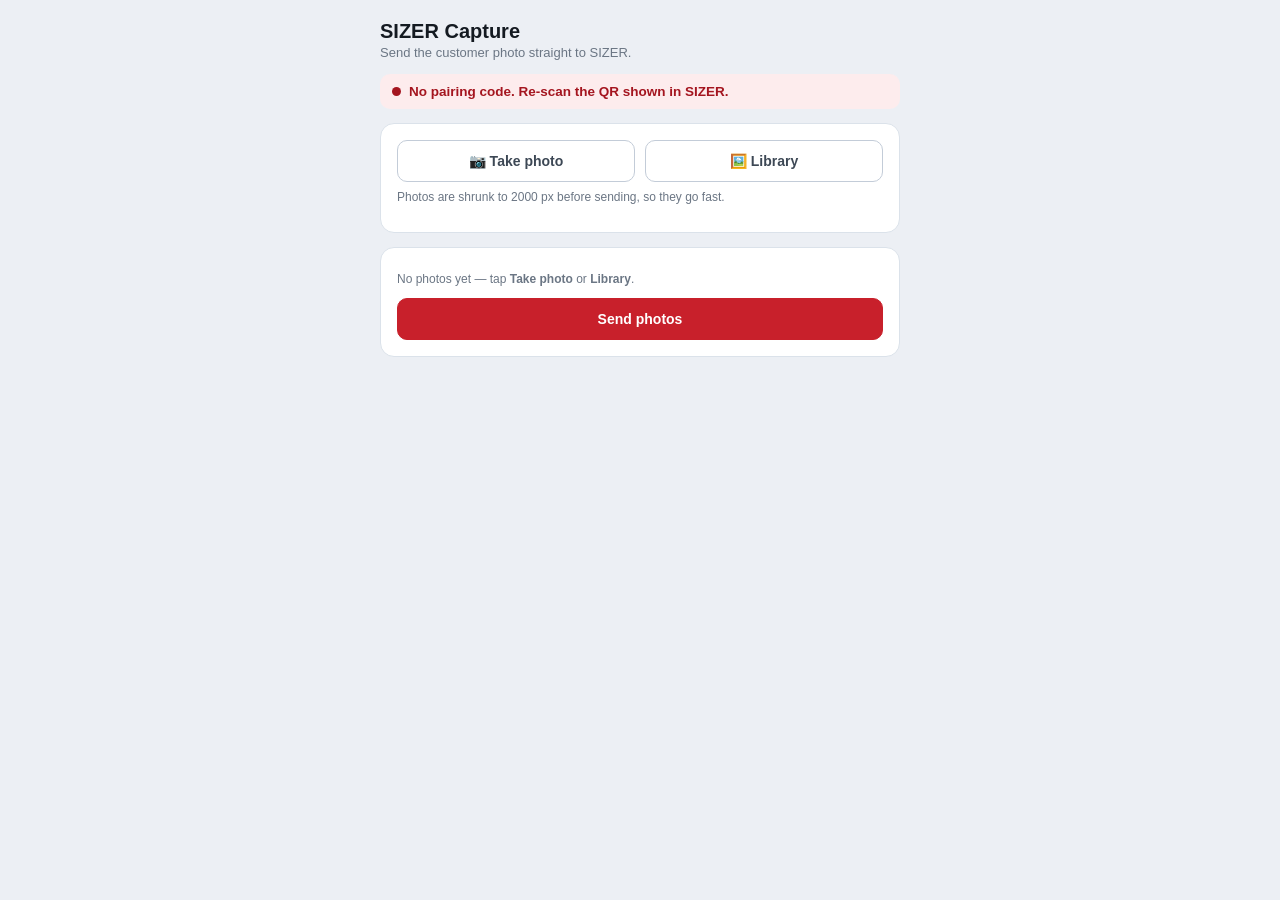
<file: phone.html>
<!doctype html>
<html lang="en">
<head>
<meta charset="utf-8">
<meta name="viewport" content="width=device-width, initial-scale=1, viewport-fit=cover">
<title>SIZER Capture</title>
<style>
  :root{
    --bg:#eceff4; --card:#ffffff; --ink:#141a21; --ink-2:#3d4855; --muted:#6b7684;
    --line:#dbe2ea; --line-strong:#c3ccd8; --accent:#c8202b; --accent-dark:#a4151f;
    --accent-tint:#fdeced; --ok:#0f7a4a; --ok-tint:#e7f6ee; --danger:#b3261e;
  }
  *{box-sizing:border-box;}
  body{
    margin:0; padding:16px; background:var(--bg); color:var(--ink);
    font-family:-apple-system,BlinkMacSystemFont,"Segoe UI",Roboto,Helvetica,Arial,sans-serif;
  }
  .wrap{max-width:520px; margin:0 auto;}
  h1{font-size:20px; margin:4px 0 2px;}
  .sub{font-size:13px; color:var(--muted); margin:0 0 14px;}
  .card{background:var(--card); border:1px solid var(--line); border-radius:14px; padding:16px; margin-bottom:14px;}
  .status{
    display:flex; align-items:center; gap:8px; font-size:13.5px; font-weight:600;
    padding:10px 12px; border-radius:10px; margin-bottom:14px;
  }
  .status.ok{background:var(--ok-tint); color:var(--ok);}
  .status.bad{background:var(--accent-tint); color:var(--accent-dark);}
  .dot{width:9px; height:9px; border-radius:50%; background:currentColor; flex:0 0 auto;}
  .row{display:flex; gap:10px; flex-wrap:wrap;}
  button{
    appearance:none; border:1px solid var(--line-strong); background:var(--card); color:var(--ink-2);
    font:inherit; font-size:14px; font-weight:600; padding:12px 14px; border-radius:10px; cursor:pointer;
    flex:1 1 130px; display:inline-flex; align-items:center; justify-content:center; gap:8px;
  }
  button.primary{background:var(--accent); border-color:var(--accent); color:#fff;}
  button.primary:active{background:var(--accent-dark);}
  button:active{transform:translateY(1px);}
  label{font-size:12.5px; font-weight:600; color:var(--ink-2); display:block; margin:12px 0 5px;}
  input[type=text]{
    width:100%; padding:11px 12px; font:inherit; font-size:15px; border:1px solid var(--line-strong);
    border-radius:10px; background:var(--card); color:var(--ink);
  }
  ul{list-style:none; margin:0; padding:0;}
  li{
    display:flex; align-items:center; gap:10px; padding:10px 0;
    border-bottom:1px solid var(--line);
  }
  li:last-child{border-bottom:none;}
  .thumb{width:52px; height:52px; border-radius:8px; object-fit:cover; background:#fff; border:1px solid var(--line); flex:0 0 auto;}
  .meta{flex:1 1 auto; min-width:0;}
  .meta input{width:100%; margin:0; padding:7px 9px; font-size:14px;}
  .x{border:none; background:none; color:var(--muted); font-size:22px; cursor:pointer; padding:4px 8px; flex:0 0 auto;}
  .hint{font-size:12px; color:var(--muted); margin-top:8px;}
  .hidden{display:none;}
</style>
</head>
<body>
<div class="wrap">
  <h1>SIZER Capture</h1>
  <p class="sub">Send the customer photo straight to SIZER.</p>

  <div class="status" id="status"><span class="dot"></span><span id="statusText">Checking…</span></div>

  <div class="card">
    <div class="row">
      <button type="button" id="cameraBtn">📷 Take photo</button>
      <button type="button" id="libraryBtn">🖼️ Library</button>
    </div>
    <p class="hint">Photos are shrunk to 2000 px before sending, so they go fast.</p>
  </div>

  <div class="card">
    <ul id="queue"></ul>
    <div id="emptyNote" class="hint">No photos yet — tap <strong>Take photo</strong> or <strong>Library</strong>.</div>
    <div class="row" style="margin-top:12px;">
      <button type="button" class="primary" id="sendBtn" disabled>Send photos</button>
    </div>
  </div>
</div>

<input type="file" id="cameraInput" accept="image/*" capture="environment" class="hidden">
<input type="file" id="libraryInput" accept="image/*" multiple class="hidden">

<script>
(function(){
  'use strict';
  var relay = '';
  var code = null;
  var queue = [];   // { id, name, dataUrl, thumb }

  var statusEl = document.getElementById('status');
  var statusText = document.getElementById('statusText');
  var queueEl = document.getElementById('queue');
  var emptyNote = document.getElementById('emptyNote');
  var sendBtn = document.getElementById('sendBtn');
  var cameraInput = document.getElementById('cameraInput');
  var libraryInput = document.getElementById('libraryInput');
  var cameraBtn = document.getElementById('cameraBtn');
  var libraryBtn = document.getElementById('libraryBtn');

  code = new URLSearchParams(location.search).get('code') || '';

  // The relay lives on the same origin's config, but the phone page is a
  // separate page; try to read it from the opener's config, else default.
  try {
    if (window.parent && window.parent.IDPL_WEB_CONFIG) relay = window.parent.IDPL_WEB_CONFIG.phoneRelayUrl;
  } catch (e) {}
  if (!relay) relay = 'https://idpl-phone-relay.jasonirishilot99.workers.dev';

  function setStatus(ok, text){
    statusEl.className = 'status ' + (ok ? 'ok' : 'bad');
    statusText.textContent = text;
  }

  function render(){
    queueEl.innerHTML = '';
    queue.forEach(function(p, idx){
      var li = document.createElement('li');
      var im = document.createElement('img'); im.className = 'thumb'; im.src = p.thumb;
      var meta = document.createElement('div'); meta.className = 'meta';
      var inp = document.createElement('input'); inp.type = 'text'; inp.placeholder = 'Name (optional)';
      inp.maxLength = 48; inp.value = p.name;
      inp.addEventListener('input', function(){ p.name = inp.value; });
      meta.appendChild(inp);
      var x = document.createElement('button'); x.className = 'x'; x.textContent = '\u00d7'; x.title = 'Remove';
      x.addEventListener('click', function(){ queue.splice(idx, 1); render(); });
      li.appendChild(im); li.appendChild(meta); li.appendChild(x);
      queueEl.appendChild(li);
    });
    emptyNote.style.display = queue.length ? 'none' : 'block';
    sendBtn.disabled = queue.length === 0;
  }

  function downscale(file, maxPx, cb){
    var reader = new FileReader();
    reader.onload = function(e){
      var img = new Image();
      img.onload = function(){
        var scale = Math.min(1, maxPx / Math.max(img.width, img.height));
        var w = Math.max(1, Math.round(img.width * scale));
        var h = Math.max(1, Math.round(img.height * scale));
        var c = document.createElement('canvas'); c.width = w; c.height = h;
        c.getContext('2d').drawImage(img, 0, 0, w, h);
        var type = (file.type === 'image/png') ? 'image/png' : 'image/jpeg';
        var dataUrl = c.toDataURL(type, 0.88);
        cb(dataUrl);
      };
      img.onerror = function(){ cb(null); };
      img.src = e.target.result;
    };
    reader.onerror = function(){ cb(null); };
    reader.readAsDataURL(file);
  }

  function addFiles(files){
    Array.prototype.forEach.call(files || [], function(file){
      if(!file || !file.type || file.type.indexOf('image/') !== 0) return;
      downscale(file, 2000, function(dataUrl){
        if(!dataUrl) return;
        queue.push({ id: Date.now() + '-' + Math.random().toString(36).slice(2, 7), name: '', dataUrl: dataUrl, thumb: dataUrl });
        render();
        setStatus(true, queue.length + ' photo' + (queue.length === 1 ? '' : 's') + ' ready to send.');
      });
    });
  }

  cameraBtn.addEventListener('click', function(){ cameraInput.value = ''; cameraInput.click(); });
  libraryBtn.addEventListener('click', function(){ libraryInput.value = ''; libraryInput.click(); });
  cameraInput.addEventListener('change', function(){ addFiles(cameraInput.files); });
  libraryInput.addEventListener('change', function(){ addFiles(libraryInput.files); });

  sendBtn.addEventListener('click', function(){
    if(!queue.length) return;
    if(!code){ setStatus(false, 'Missing pairing code. Re-scan the QR in SIZER.'); return; }
    sendBtn.disabled = true; sendBtn.textContent = 'Sending…';
    var photos = queue.map(function(p){ return { name: p.name, data: p.dataUrl }; });
    fetch(relay + '/put?code=' + encodeURIComponent(code), {
      method: 'POST',
      headers: { 'Content-Type': 'application/json' },
      body: JSON.stringify({ photos: photos })
    }).then(function(r){ return r.json(); })
      .then(function(res){
        if(res && res.ok){
          setStatus(true, 'Sent ' + res.count + ' photo' + (res.count === 1 ? '' : 's') + ' to SIZER. It appears there in a moment.');
          queue = []; render();
        } else {
          setStatus(false, (res && res.error) || 'Send failed. Re-scan the QR in SIZER and try again.');
        }
      })
      .catch(function(){ setStatus(false, 'Cannot reach SIZER. Check the internet connection and try again.'); })
      .then(function(){ sendBtn.disabled = queue.length === 0; sendBtn.textContent = 'Send photos'; });
  });

  if(!code){
    setStatus(false, 'No pairing code. Re-scan the QR shown in SIZER.');
  } else {
    setStatus(true, 'Ready — take the customer\u2019s photo, then tap Send.');
  }
})();
</script>
</body>
</html>
</file>
